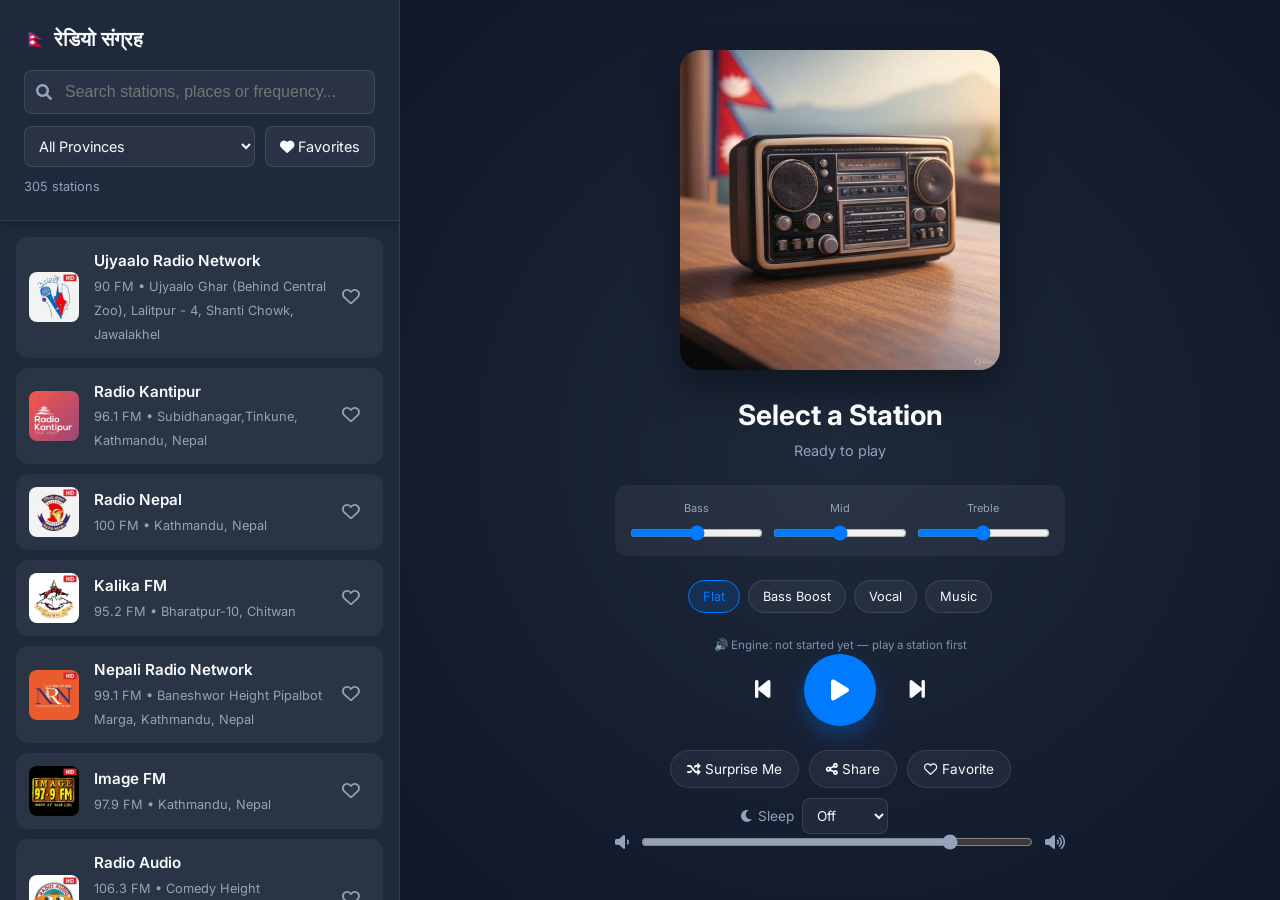
<file: index.html>
<!DOCTYPE html>
<html lang="en">
<head>
  <meta charset="UTF-8" />
  <meta name="viewport" content="width=device-width, initial-scale=1.0, maximum-scale=1.0, user-scalable=no, viewport-fit=cover" />
  <meta name="apple-mobile-web-app-capable" content="yes" />
  <meta name="apple-mobile-web-app-status-bar-style" content="black-translucent" />
  <meta name="apple-mobile-web-app-title" content="Nepali Radio" />
  <title>📻 🇳🇵 नेपाली रेडियो संग्रह</title>
  <link rel="canonical" href="https://radio.moklav.tokyo/" />
  <meta property="og:type" content="website" />
  <meta property="og:title" content="📻 🇳🇵 नेपाली रेडियो संग्रह" />
  <meta property="og:description" content="Listen to Nepali radio stations live" />
  <meta property="og:url" content="https://radio.moklav.tokyo/" />

  <link rel="icon" href="/icons/favicon-32x32.png" type="image/png" />
  <link rel="apple-touch-icon" href="/icons/apple-touch-icon.png" />
  <link rel="manifest" href="/site.webmanifest" />
  <meta name="theme-color" content="#0f172a" />

  <link href="https://fonts.googleapis.com/css2?family=Inter:wght@400;600;700&display=swap" rel="stylesheet">
  <link rel="stylesheet" href="https://cdnjs.cloudflare.com/ajax/libs/font-awesome/6.0.0/css/all.min.css">
  
  <link rel="stylesheet" href="style.css" />
</head>

<body>
  <div class="app-layout">
    
    <aside class="sidebar">
      <header class="sidebar-header">
        <h1><span class="flag">🇳🇵</span> रेडियो संग्रह</h1>
        <div class="search-container">
          <i class="fas fa-search"></i>
          <input type="text" id="search" placeholder="Search stations, places or frequency..." autocomplete="off" />
        </div>
        <div class="filter-row">
          <label class="visually-hidden" for="provinceFilter">Filter by province</label>
          <select id="provinceFilter" class="filter-select" aria-label="Filter by province">
            <option value="">All Provinces</option>
            <option value="1">Koshi</option>
            <option value="2">Madhesh</option>
            <option value="3">Bagmati</option>
            <option value="4">Gandaki</option>
            <option value="5">Lumbini</option>
            <option value="6">Karnali</option>
            <option value="7">Sudurpashchim</option>
          </select>
          <button id="favoritesToggle" class="fav-toggle-btn" type="button" aria-pressed="false" aria-label="Show favorites only">
            <i class="fas fa-heart"></i> Favorites
          </button>
        </div>
        <p id="stationCount" class="station-count" aria-live="polite"></p>
        <div id="provinceChips" class="province-chips" role="group" aria-label="Filter by province">
          <button type="button" class="province-chip active" data-value="">All</button>
          <button type="button" class="province-chip" data-value="1">Koshi</button>
          <button type="button" class="province-chip" data-value="2">Madhesh</button>
          <button type="button" class="province-chip" data-value="3">Bagmati</button>
          <button type="button" class="province-chip" data-value="4">Gandaki</button>
          <button type="button" class="province-chip" data-value="5">Lumbini</button>
          <button type="button" class="province-chip" data-value="6">Karnali</button>
          <button type="button" class="province-chip" data-value="7">Sudurpashchim</button>
        </div>
      </header>

      <section id="recentSection" class="recent-section" aria-label="Recently played stations" hidden>
        <h2 class="section-title"><i class="fas fa-clock-rotate-left"></i> Recently Played</h2>
        <div id="recentStations" class="recent-container"></div>
      </section>

      <div id="stations" class="stations-container">
        </div>

      <div class="proxy-note">
        <p>⚠️ Streams may take a few seconds to start.</p>
      </div>
    </aside>

    <main class="player-hero">
      <div class="now-playing-container">
        <div class="artwork-card">
          <img id="main-logo" src="./logo/default.jpg" alt="Station Logo">
          <div class="wave-animation" id="visualizer">
              <span></span><span></span><span></span><span></span><span></span>
          </div>
        </div>
        
        <div class="station-info">
          <h2 id="nowPlayingName">Select a Station</h2>
          <p id="nowPlayingLocation">Ready to play</p>
        </div>

        <button id="eqToggle" class="eq-toggle" type="button" aria-expanded="false" aria-label="Show equalizer controls">🎚️ Tune</button>

        <div class="eq-container">
          <div class="eq-slider">
            <label for="bassSlider">Bass</label>
            <input type="range" id="bassSlider" min="-10" max="10" value="0" step="1">
          </div>
          <div class="eq-slider">
            <label for="midSlider">Mid</label>
            <input type="range" id="midSlider" min="-10" max="10" value="0" step="1">
          </div>
          <div class="eq-slider">
            <label for="trebleSlider">Treble</label>
            <input type="range" id="trebleSlider" min="-10" max="10" value="0" step="1">
          </div>
        </div>

        <div class="eq-presets" role="group" aria-label="Equalizer presets">
          <button type="button" class="preset-btn active" data-preset="flat">Flat</button>
          <button type="button" class="preset-btn" data-preset="bass">Bass Boost</button>
          <button type="button" class="preset-btn" data-preset="vocal">Vocal</button>
          <button type="button" class="preset-btn" data-preset="music">Music</button>
        </div>

        <p id="audioDiag" class="audio-diag">🔊 Engine: not started yet — play a station first</p>

        <div class="main-controls">
          <button id="prevBtn" class="nav-btn" aria-label="Previous"><i class="fas fa-step-backward"></i></button>

          <button id="playPauseBtn" class="play-trigger" aria-label="Play/Pause">
            <i id="playIcon" class="fas fa-play"></i>
          </button>

          <button id="nextBtn" class="nav-btn" aria-label="Next"><i class="fas fa-step-forward"></i></button>
        </div>

        <div class="player-tools">
          <button id="shuffleBtn" class="tool-btn" type="button" aria-label="Play a random station">
            <i class="fas fa-shuffle"></i> Surprise Me
          </button>
          <button id="shareBtn" class="tool-btn" type="button" aria-label="Share this station">
            <i class="fas fa-share-nodes"></i> <span id="shareBtnLabel">Share</span>
          </button>
          <button id="npFavBtn" class="tool-btn" type="button" aria-label="Favorite this station" aria-pressed="false">
            <i class="far fa-heart"></i> <span id="npFavLabel">Favorite</span>
          </button>
          <div class="sleep-box">
            <label for="sleepTimerSelect"><i class="fas fa-moon"></i> Sleep</label>
            <select id="sleepTimerSelect" class="filter-select" aria-label="Sleep timer">
              <option value="0">Off</option>
              <option value="15">15 min</option>
              <option value="30">30 min</option>
              <option value="45">45 min</option>
              <option value="60">60 min</option>
            </select>
            <span id="sleepTimerStatus" class="sleep-status" aria-live="polite"></span>
          </div>
        </div>

        <div class="volume-box">
          <i class="fas fa-volume-low"></i>
          <input type="range" id="volumeSlider" min="0" max="1" step="0.05" value="0.8">
          <i class="fas fa-volume-high"></i>
        </div>
      </div>
    </main>

  </div>

  <!-- Full-screen Now Playing sheet (Spotify-style): on mobile the
       .now-playing-container is moved inside here; tapping the
       mini-player opens it. Desktop keeps the player in the hero. -->
  <div id="nowPlayingSheet" class="np-sheet" hidden role="dialog" aria-label="Now playing">
    <button id="npClose" class="np-close" type="button" aria-label="Close now playing"><i class="fas fa-chevron-down"></i></button>
    <div id="npSheetBody" class="np-sheet-body"></div>
  </div>

  <!-- Bottom tab bar (mobile only, Spotify-style view switcher) -->
  <nav id="tabBar" class="tab-bar" aria-label="Station views">
    <button type="button" class="tab-btn active" data-view="all"><i class="fas fa-house"></i><span>Home</span></button>
    <button type="button" class="tab-btn" data-view="favorites"><i class="fas fa-heart"></i><span>Favorites</span></button>
    <button type="button" class="tab-btn" data-view="recent"><i class="fas fa-clock-rotate-left"></i><span>Recent</span></button>
  </nav>

  <div id="miniPlayer" class="mini-player" hidden>
    <img id="miniLogo" src="./logo/default.jpg" alt="">
    <div class="mini-info">
      <span id="miniName" class="mini-name"></span>
      <span id="miniMeta" class="mini-meta"></span>
    </div>
    <button id="miniPrev" class="mini-btn" type="button" aria-label="Previous station"><i class="fas fa-step-backward"></i></button>
    <button id="miniPlay" class="mini-play" type="button" aria-label="Play/Pause"><i id="miniPlayIcon" class="fas fa-play"></i></button>
    <button id="miniNext" class="mini-btn" type="button" aria-label="Next station"><i class="fas fa-step-forward"></i></button>
  </div>

  <audio id="player" preload="none" playsinline crossorigin="anonymous"></audio>

  <script src="script.js" defer></script>

  <script>
    if ('serviceWorker' in navigator) {
      // Update delivery hardening: an installed PWA that is resumed
      // from the app switcher never re-runs this page, so without help
      // it can keep running an old stylesheet/script for days while
      // fixes are already live (this is how the v16 scroll fix failed
      // to reach a phone that "still had the bug"). Three defences:
      // 1. updateViaCache:'none' — SW update checks always hit the
      //    network, never the HTTP cache.
      // 2. reg.update() whenever the app returns to the foreground —
      //    a resumed PWA checks for a new SW instead of waiting for a
      //    cold start. sw.js uses skipWaiting + clients.claim, so a
      //    found update activates immediately...
      // 3. ...and controllerchange then reloads the page ONCE so the
      //    new code is what is actually on screen. Skipped while music
      //    is playing (never interrupt a stream; the update then
      //    applies on the next cold start instead).
      const hadController = !!navigator.serviceWorker.controller;
      let swReloading = false;
      navigator.serviceWorker.addEventListener('controllerchange', () => {
        if (!hadController || swReloading) return;
        const playerEl = document.getElementById('player');
        if (playerEl && !playerEl.paused) return;
        swReloading = true;
        window.location.reload();
      });
      window.addEventListener('load', () => {
        navigator.serviceWorker.register('/sw.js', { updateViaCache: 'none' })
          .then(reg => {
            console.log('✅ SW Registered');
            document.addEventListener('visibilitychange', () => {
              if (document.visibilityState === 'visible') {
                reg.update().catch(() => { /* offline etc. - next time */ });
              }
            });
          })
          .catch(err => console.error('❌ SW Failed', err));
      });
    }
  </script>
</body>
</html>
</file>
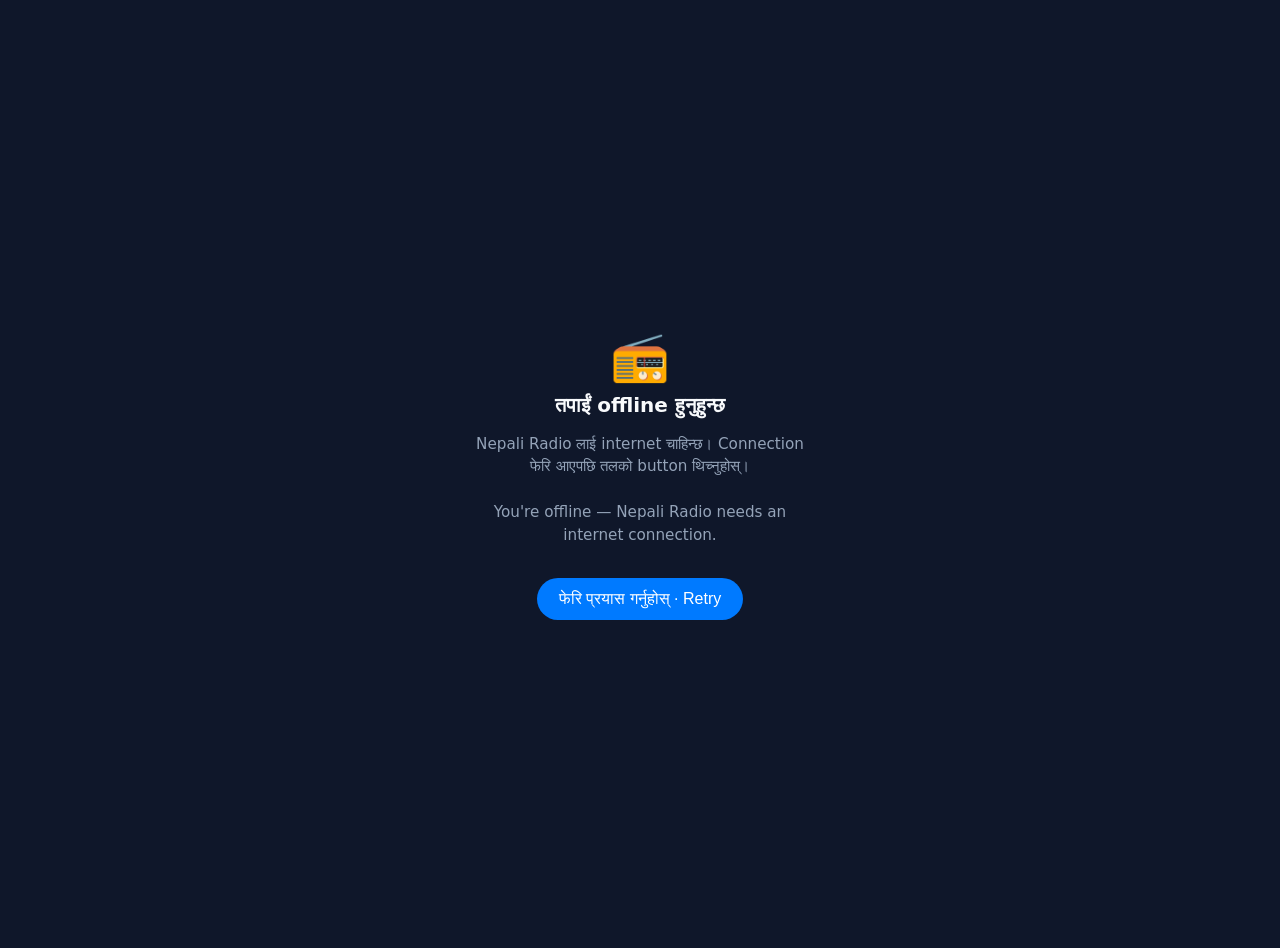
<file: offline.html>
<!DOCTYPE html>
<html lang="en">
<head>
  <meta charset="UTF-8" />
  <meta name="viewport" content="width=device-width, initial-scale=1.0, viewport-fit=cover" />
  <title>📻 नेपाली रेडियो — Offline</title>
  <style>
    body {
      margin: 0;
      min-height: 100vh;
      display: flex;
      align-items: center;
      justify-content: center;
      background: #0f172a;
      color: #f8fafc;
      font-family: system-ui, -apple-system, sans-serif;
      text-align: center;
      padding: 1.5rem;
    }
    .box { max-width: 340px; }
    .big { font-size: 3rem; margin-bottom: 0.5rem; }
    h1 { font-size: 1.25rem; margin: 0 0 0.5rem; }
    p { color: #94a3b8; font-size: 0.95rem; line-height: 1.5; }
    button {
      margin-top: 1rem;
      padding: 12px 22px;
      border: none;
      border-radius: 999px;
      background: #007aff;
      color: #fff;
      font-size: 1rem;
      cursor: pointer;
    }
  </style>
</head>
<body>
  <div class="box">
    <div class="big">📻</div>
    <h1>तपाईं offline हुनुहुन्छ</h1>
    <p>Nepali Radio लाई internet चाहिन्छ। Connection फेरि आएपछि तलको button थिच्नुहोस्।<br><br>You're offline — Nepali Radio needs an internet connection.</p>
    <button onclick="window.location.reload()">फेरि प्रयास गर्नुहोस् · Retry</button>
  </div>
</body>
</html>
</file>
<file: style.css>
/* --- 1. VARIABLES & RESET --- */
:root {
  --bg-dark: #0f172a;
  --sidebar-bg: #1e293b;
  --accent: #007aff;
  --text-primary: #f8fafc;
  --text-dim: #94a3b8;
  --glass: rgba(255, 255, 255, 0.05);
  --glass-border: rgba(255, 255, 255, 0.1);
  --safe-top: env(safe-area-inset-top);
  --safe-bottom: env(safe-area-inset-bottom);
}

* {
  box-sizing: border-box;
  margin: 0;
  padding: 0;
  -webkit-tap-highlight-color: transparent;
}

body {
  background-color: var(--bg-dark);
  color: var(--text-primary);
  font-family: 'Inter', system-ui, -apple-system, sans-serif;
  line-height: 1.5;
  min-height: 100vh;
  /* Prevent horizontal bounce on mobile */
  overflow-x: hidden; 
}

img {
  max-width: 100%;
  height: auto;
  display: block;
}

/* --- 2. MOBILE-FIRST LAYOUT (Default) --- */
.app-layout {
  display: flex;
  flex-direction: column; /* Stack vertically on mobile */
  min-height: 100vh;
}

/* SIDEBAR (On Mobile, this is the station list below the player) */
.sidebar {
  width: 100%;
  background: var(--sidebar-bg);
  display: flex;
  flex-direction: column;
  order: 2; /* Move below player on mobile */
  padding-bottom: var(--safe-bottom);
}

.sidebar-header {
  padding: 1.5rem;
  /* Solid background: the header sticks while the list scrolls under it,
     so a translucent fill lets cards bleed through and looks messy. */
  background: var(--sidebar-bg);
  border-bottom: 1px solid var(--glass-border);
  /* Small shadow: a big soft shadow on a sticky element is repainted
     on every scroll frame. */
  box-shadow: 0 2px 8px rgba(0, 0, 0, 0.25);
  position: sticky;
  top: 0;
  z-index: 10;
}

.sidebar-header h1 {
  font-size: 1.25rem;
  margin-bottom: 1rem;
}

.search-container {
  position: relative;
  display: flex;
  align-items: center;
}

.search-container i {
  position: absolute;
  left: 12px;
  color: var(--text-dim);
}

.search-container input {
  width: 100%;
  padding: 12px 12px 12px 40px;
  border-radius: 8px;
  border: 1px solid var(--glass-border);
  background: var(--glass);
  color: white;
  font-size: 1rem;
}

.stations-container {
  padding: 1rem;
  display: grid;
  grid-template-columns: 1fr; /* Single column on mobile */
  gap: 10px;
}

/* FILTERS (Province + Favorites) */
.visually-hidden {
  position: absolute;
  width: 1px;
  height: 1px;
  overflow: hidden;
  clip: rect(0 0 0 0);
  white-space: nowrap;
}

.filter-row {
  display: flex;
  gap: 10px;
  margin-top: 12px;
}

.filter-select {
  flex: 1;
  min-width: 0;
  padding: 10px;
  border-radius: 8px;
  border: 1px solid var(--glass-border);
  background: var(--glass);
  color: var(--text-primary);
  font-size: 0.9rem;
  font-family: inherit;
}

.filter-select option {
  color: #0f172a;
}

.filter-select.active {
  border-color: var(--accent);
  color: var(--accent);
}

.fav-toggle-btn {
  padding: 10px 14px;
  border-radius: 8px;
  border: 1px solid var(--glass-border);
  background: var(--glass);
  color: var(--text-primary);
  font-size: 0.9rem;
  font-family: inherit;
  cursor: pointer;
  white-space: nowrap;
  transition: all 0.2s ease;
}

.fav-toggle-btn.active {
  background: rgba(0, 122, 255, 0.15);
  border-color: var(--accent);
  color: var(--accent);
}

/* RECENTLY PLAYED */
.recent-section {
  padding: 1rem 1rem 0;
}

.section-title {
  font-size: 0.85rem;
  font-weight: 600;
  color: var(--text-dim);
  text-transform: uppercase;
  letter-spacing: 0.05em;
  margin-bottom: 10px;
}

.recent-container {
  display: grid;
  grid-template-columns: 1fr;
  gap: 10px;
}

.error-msg {
  color: var(--text-dim);
  text-align: center;
  padding: 1rem;
  font-size: 0.9rem;
}

/* PLAYER HERO (On Mobile, this is the top section) */
.player-hero {
  width: 100%;
  padding: calc(2rem + var(--safe-top)) 1.5rem 2rem;
  background: radial-gradient(circle at center, #1e293b 0%, #0f172a 100%);
  display: flex;
  flex-direction: column;
  align-items: center;
  order: 1; /* Keep player on top */
}

.now-playing-container {
  width: 100%;
  max-width: 400px;
  text-align: center;
}

#main-logo {
  width: clamp(180px, 50vw, 280px); /* Scales based on screen width */
  aspect-ratio: 1/1;
  border-radius: 20px;
  margin: 0 auto 1.5rem;
  box-shadow: 0 20px 40px rgba(0, 0, 0, 0.4);
  object-fit: cover;
}

.station-info h2 {
  font-size: clamp(1.2rem, 5vw, 1.75rem);
  margin-bottom: 0.25rem;
}

.station-info p {
  color: var(--text-dim);
  font-size: 0.9rem;
  margin-bottom: 1.5rem;
}

/* --- 3. CONTROLS & UI ELEMENTS --- */
.eq-container {
  display: grid;
  grid-template-columns: repeat(3, 1fr);
  gap: 10px;
  background: var(--glass);
  padding: 15px;
  border-radius: 12px;
  margin-bottom: 1.5rem;
}

.eq-slider {
  display: flex;
  flex-direction: column;
  align-items: center;
  font-size: 11px;
  color: var(--text-dim);
  gap: 8px;
}

.eq-slider input {
  width: 100%;
  accent-color: var(--accent);
}

.main-controls {
  display: flex;
  align-items: center;
  justify-content: center;
  gap: 1.5rem;
  margin-bottom: 1.5rem;
}

.nav-btn {
  background: none;
  border: none;
  color: var(--text-primary);
  font-size: 1.5rem;
  padding: 10px;
  cursor: pointer;
}

.play-trigger {
  width: 72px;
  height: 72px;
  border-radius: 50%;
  background: var(--accent);
  color: white;
  border: none;
  font-size: 1.5rem;
  cursor: pointer;
  box-shadow: 0 10px 20px rgba(0, 122, 255, 0.3);
  display: flex;
  align-items: center;
  justify-content: center;
}

.volume-box {
  display: flex;
  align-items: center;
  gap: 12px;
  color: var(--text-dim);
}

.volume-box input {
  flex: 1;
  accent-color: var(--text-dim);
}

/* EQ PRESETS */
.eq-presets {
  display: flex;
  flex-wrap: wrap;
  justify-content: center;
  gap: 8px;
  margin-bottom: 1.5rem;
}

.preset-btn {
  padding: 8px 14px;
  border-radius: 999px;
  border: 1px solid var(--glass-border);
  background: var(--glass);
  color: var(--text-primary);
  font-size: 0.8rem;
  font-family: inherit;
  cursor: pointer;
  transition: all 0.2s ease;
}

.preset-btn.active {
  background: rgba(0, 122, 255, 0.15);
  border-color: var(--accent);
  color: var(--accent);
}

/* PLAYER TOOLS (Shuffle / Share / Sleep Timer) */
.player-tools {
  display: flex;
  flex-wrap: wrap;
  align-items: center;
  justify-content: center;
  gap: 10px;
  margin-top: 1.5rem;
}

.tool-btn {
  padding: 10px 16px;
  border-radius: 999px;
  border: 1px solid var(--glass-border);
  background: var(--glass);
  color: var(--text-primary);
  font-size: 0.85rem;
  font-family: inherit;
  cursor: pointer;
  transition: all 0.2s ease;
}

.tool-btn:active {
  transform: scale(0.97);
}

.sleep-box {
  display: flex;
  align-items: center;
  gap: 8px;
  color: var(--text-dim);
  font-size: 0.85rem;
}

.sleep-box .filter-select {
  flex: none;
  padding: 8px 10px;
  font-size: 0.85rem;
}

.sleep-status {
  min-width: 44px;
  font-variant-numeric: tabular-nums;
  color: var(--text-dim);
  font-size: 0.85rem;
}

.sleep-status.active {
  color: var(--accent);
}

/* TOUCH POLISH: remove the double-tap zoom delay on interactive elements */
button, select, .station-card, .province-chip {
  touch-action: manipulation;
}

/* STATION CARDS */
.station-card {
  display: flex;
  align-items: center;
  padding: 12px;
  background: var(--glass);
  border: 1px solid transparent;
  border-radius: 12px;
  cursor: pointer;
  /* Only the cheap properties transition; "all" made every class or
     state change on any of ~590 cards a candidate for animation work. */
  transition: background-color 0.2s ease, border-color 0.2s ease, transform 0.1s ease;
  /* NOTE: content-visibility: auto was removed — with the chunked
     renderer the DOM is already bounded, and the property made a
     previously-played card stick in place while the rest of the
     list scrolled past it (rendering-containment artifact). */
}

/* Invisible marker the chunked renderer watches to load more cards */
.list-sentinel {
  height: 1px;
}

.station-card:active {
  transform: scale(0.98);
}

.station-card.active {
  background: rgba(0, 122, 255, 0.15);
  border-color: var(--accent);
}

.station-card img {
  width: 50px;
  height: 50px;
  border-radius: 8px;
  margin-right: 15px;
  object-fit: cover;
  flex: none;
}

.station-card-info {
  flex: 1;
  min-width: 0;
}

/* FAVORITE HEART ON STATION CARDS */
.fav-btn {
  flex: none;
  background: none;
  border: none;
  color: var(--text-dim);
  font-size: 1.1rem;
  padding: 10px;
  margin-left: 6px;
  cursor: pointer;
  transition: all 0.2s ease;
}

.fav-btn.favorited {
  color: var(--accent);
}

.name {
  display: block;
  font-weight: 600;
  font-size: 0.95rem;
}

.location {
  font-size: 0.8rem;
  color: var(--text-dim);
}

/* --- 4. TABLET & DESKTOP OVERRIDES --- */

/* Tablets (iPad) */
@media (min-width: 768px) {
  .stations-container {
    grid-template-columns: repeat(2, 1fr); /* Two columns of stations */
  }
}

/* Desktop */
@media (min-width: 1024px) {
  .app-layout {
    flex-direction: row; /* Horizontal layout */
    height: 100vh;
    overflow: hidden;
  }

  .sidebar {
    width: 400px;
    height: 100vh;
    order: 1;
    border-right: 1px solid var(--glass-border);
    /* The sidebar is the ONE scroll container on desktop: the header
       sticks (position: sticky, see base rule) while Recently Played
       and the station list scroll together underneath it. Previously
       only .stations-container scrolled, so the recent section sat
       outside the scroller and played stations stayed pinned on
       screen — the "played station sticks while scrolling" bug. */
    overflow-y: auto;
  }

  /* Natural heights inside the scrolling sidebar (no flex shrinking) */
  .sidebar-header,
  .recent-section,
  .stations-container {
    flex: none;
  }

  .stations-container {
    grid-template-columns: 1fr; /* Back to single column in the sidebar */
    overflow-y: visible; /* No nested scroller — the sidebar scrolls */
  }

  .player-hero {
    flex: 1;
    height: 100vh;
    order: 2;
    padding: 2rem;
    justify-content: center;
  }

  .now-playing-container {
    max-width: 450px;
  }

  #main-logo {
    width: 320px;
  }

  /* Mini-player, province chips and the EQ toggle are mobile-only */
  .mini-player {
    display: none !important;
  }
}
/* Result count under the filters (added with the province-filter fix) */
.station-count {
  margin-top: 0.6rem;
  font-size: 0.8rem;
  color: var(--text-dim);
  min-height: 1em;
}

/* --- 5. MOBILE EXPERIENCE PACK --- */

/* Province chips + EQ toggle: hidden by default, shown below desktop */
.province-chips {
  display: none;
}

.eq-toggle {
  display: none;
}

/* STICKY MINI-PLAYER (bar itself is styled for all widths but the
   desktop media query above force-hides it at >=1024px) */
.mini-player {
  position: fixed;
  left: 0;
  right: 0;
  bottom: 0;
  z-index: 50;
  display: flex;
  align-items: center;
  gap: 10px;
  padding: 10px 12px calc(10px + var(--safe-bottom));
  /* Nearly opaque solid fill. A backdrop-filter blur here forced the
     phone to re-blur everything scrolling under this fixed bar on
     every frame — a major scroll-jank source — for almost no visual
     difference over this dark a background. */
  background: rgba(15, 23, 42, 0.97);
  border-top: 1px solid var(--glass-border);
}

.mini-player[hidden] {
  display: none;
}

.mini-player img {
  width: 44px;
  height: 44px;
  border-radius: 8px;
  object-fit: cover;
  flex: none;
}

.mini-info {
  flex: 1;
  min-width: 0;
  display: flex;
  flex-direction: column;
}

.mini-name {
  font-weight: 600;
  font-size: 0.9rem;
  white-space: nowrap;
  overflow: hidden;
  text-overflow: ellipsis;
}

.mini-meta {
  font-size: 0.75rem;
  color: var(--text-dim);
  white-space: nowrap;
  overflow: hidden;
  text-overflow: ellipsis;
}

.mini-btn {
  background: none;
  border: none;
  color: var(--text-primary);
  font-size: 1.1rem;
  padding: 10px;
  cursor: pointer;
  flex: none;
}

.mini-play {
  width: 48px;
  height: 48px;
  border-radius: 50%;
  background: var(--accent);
  color: white;
  border: none;
  font-size: 1.1rem;
  cursor: pointer;
  flex: none;
  display: flex;
  align-items: center;
  justify-content: center;
}

@media (max-width: 1023px) {
  /* Keep the last cards / proxy note clear of the fixed mini-player */
  body.has-mini-player .sidebar {
    padding-bottom: calc(88px + var(--safe-bottom));
  }

  /* PROVINCE CHIPS */
  .province-chips {
    display: flex;
    gap: 8px;
    overflow-x: auto;
    padding-top: 12px;
    scrollbar-width: none;
    -webkit-overflow-scrolling: touch;
  }

  .province-chips::-webkit-scrollbar {
    display: none;
  }

  .province-chip {
    flex: none;
    padding: 8px 14px;
    border-radius: 999px;
    border: 1px solid var(--glass-border);
    background: var(--glass);
    color: var(--text-primary);
    font-size: 0.82rem;
    font-family: inherit;
    cursor: pointer;
    transition: all 0.2s ease;
  }

  .province-chip.active {
    background: rgba(0, 122, 255, 0.15);
    border-color: var(--accent);
    color: var(--accent);
  }

  /* SLIM STICKY HEADER: the solid header was eating ~half the phone
     screen, so tighten every row inside it (mobile/tablet only) */
  .sidebar-header {
    padding: 0.7rem 1rem 0.55rem;
    box-shadow: 0 2px 8px rgba(0, 0, 0, 0.25);
  }

  .sidebar-header h1 {
    font-size: 1.02rem;
    margin-bottom: 0.5rem;
  }

  .search-container input {
    padding: 9px 12px 9px 38px;
    font-size: 0.95rem;
  }

  .filter-row {
    margin-top: 8px;
    gap: 8px;
  }

  .filter-select,
  .fav-toggle-btn {
    padding: 8px 10px;
    font-size: 0.85rem;
  }

  .station-count {
    margin-top: 0.35rem;
    font-size: 0.75rem;
  }

  .province-chips {
    padding-top: 8px;
  }

  .province-chip {
    padding: 6px 12px;
    font-size: 0.8rem;
  }

  /* COMPACT PLAYER: small artwork + info in one row, list starts higher */
  .player-hero {
    padding: calc(1rem + var(--safe-top)) 1rem 1.25rem;
  }

  .now-playing-container {
    display: flex;
    flex-wrap: wrap;
    align-items: center;
    text-align: left;
  }

  .artwork-card {
    flex: none;
  }

  #main-logo {
    width: 112px;
    margin: 0;
    border-radius: 14px;
    box-shadow: 0 10px 20px rgba(0, 0, 0, 0.4);
  }

  .station-info {
    flex: 1;
    min-width: 0;
    padding-left: 1rem;
  }

  .station-info h2 {
    font-size: 1.15rem;
  }

  .station-info p {
    margin-bottom: 0;
  }

  .now-playing-container > .eq-toggle,
  .now-playing-container > .eq-container,
  .now-playing-container > .eq-presets,
  .now-playing-container > .main-controls,
  .now-playing-container > .player-tools,
  .now-playing-container > .volume-box {
    flex: 0 0 100%;
  }

  /* EQ COLLAPSE behind the Tune toggle */
  .eq-toggle {
    display: inline-flex;
    align-items: center;
    justify-content: center;
    gap: 6px;
    margin-top: 1rem;
    padding: 9px 16px;
    border-radius: 999px;
    border: 1px solid var(--glass-border);
    background: var(--glass);
    color: var(--text-primary);
    font-size: 0.85rem;
    font-family: inherit;
    cursor: pointer;
  }

  .eq-container:not(.open),
  .eq-presets:not(.open) {
    display: none;
  }

  .eq-container.open {
    margin-top: 1rem;
    margin-bottom: 1rem;
  }

  .eq-presets.open {
    margin-bottom: 0.5rem;
  }

  .main-controls {
    margin-top: 1.25rem;
    margin-bottom: 1rem;
  }

  .player-tools {
    margin-top: 0;
    margin-bottom: 1rem;
  }
}

/* Audio engine status line (inside the EQ/Tune area) */
.audio-diag {
  margin-top: 0.6rem;
  font-size: 0.72rem;
  color: var(--text-secondary, #94a3b8);
  text-align: center;
  opacity: 0.85;
}

/* --- 6. SPOTIFY-STYLE MOBILE SHELL --- */
/* Tab bar + Now Playing sheet exist in the DOM at all sizes but are
   only ever shown below desktop width. */
.tab-bar {
  display: none;
}

.np-sheet {
  position: fixed;
  inset: 0;
  z-index: 90;
  background: radial-gradient(circle at top, #1e293b 0%, #0f172a 70%);
  transform: translateY(102%);
  transition: transform 0.34s cubic-bezier(0.32, 0.72, 0.28, 1);
  overflow-y: auto;
  padding: calc(0.25rem + var(--safe-top)) 1.25rem calc(1.5rem + var(--safe-bottom));
}

.np-sheet[hidden] {
  display: none;
}

.np-sheet.open {
  transform: translateY(0);
}

.np-close {
  position: sticky;
  top: 0;
  display: flex;
  margin: 0 auto 0.25rem;
  background: none;
  border: none;
  color: var(--text-dim);
  font-size: 1.25rem;
  padding: 10px 20px;
  cursor: pointer;
  z-index: 2;
}

body.sheet-open {
  overflow: hidden;
}

@media (min-width: 1024px) {
  /* Desktop keeps the in-flow hero player; sheet + tabs never show */
  .np-sheet,
  .tab-bar {
    display: none !important;
  }
}

@media (max-width: 1023px) {
  /* LIST-FIRST: the hero leaves the flow on mobile — its controls
     live in the Now Playing sheet (JS moves the same DOM node). */
  .player-hero {
    display: none;
  }

  /* BOTTOM TAB BAR (Home / Favorites / Recent) */
  .tab-bar {
    display: flex;
    position: fixed;
    left: 0;
    right: 0;
    bottom: 0;
    z-index: 40;
    background: #0b1220;
    border-top: 1px solid var(--glass-border);
    padding: 6px 8px calc(6px + var(--safe-bottom));
  }

  .tab-btn {
    flex: 1;
    display: flex;
    flex-direction: column;
    align-items: center;
    gap: 2px;
    background: none;
    border: none;
    color: var(--text-dim);
    font-size: 0.68rem;
    font-family: inherit;
    padding: 6px 0 2px;
    cursor: pointer;
  }

  .tab-btn i {
    font-size: 1.15rem;
  }

  .tab-btn.active {
    color: var(--accent);
  }

  /* Mini-player floats as a card above the tab bar (Spotify-style) */
  .mini-player {
    left: 8px;
    right: 8px;
    bottom: calc(62px + var(--safe-bottom));
    border: 1px solid var(--glass-border);
    border-radius: 14px;
    cursor: pointer;
  }

  /* Keep list content clear of tab bar (+ mini-player when present) */
  .sidebar {
    padding-bottom: calc(78px + var(--safe-bottom));
  }

  body.has-mini-player .sidebar {
    padding-bottom: calc(158px + var(--safe-bottom));
  }

  /* NOW PLAYING SHEET: centered, artwork-led layout */
  .np-sheet .now-playing-container {
    display: block;
    max-width: 430px;
    margin: 0 auto;
    text-align: center;
  }

  .np-sheet .artwork-card {
    display: flex;
    justify-content: center;
  }

  .np-sheet #main-logo {
    width: min(68vw, 280px);
    margin: 0 auto 1.25rem;
  }

  .np-sheet .station-info {
    flex: none;
    padding-left: 0;
    text-align: center;
  }

  .np-sheet .station-info p {
    margin-bottom: 1.25rem;
  }
}
</file>
